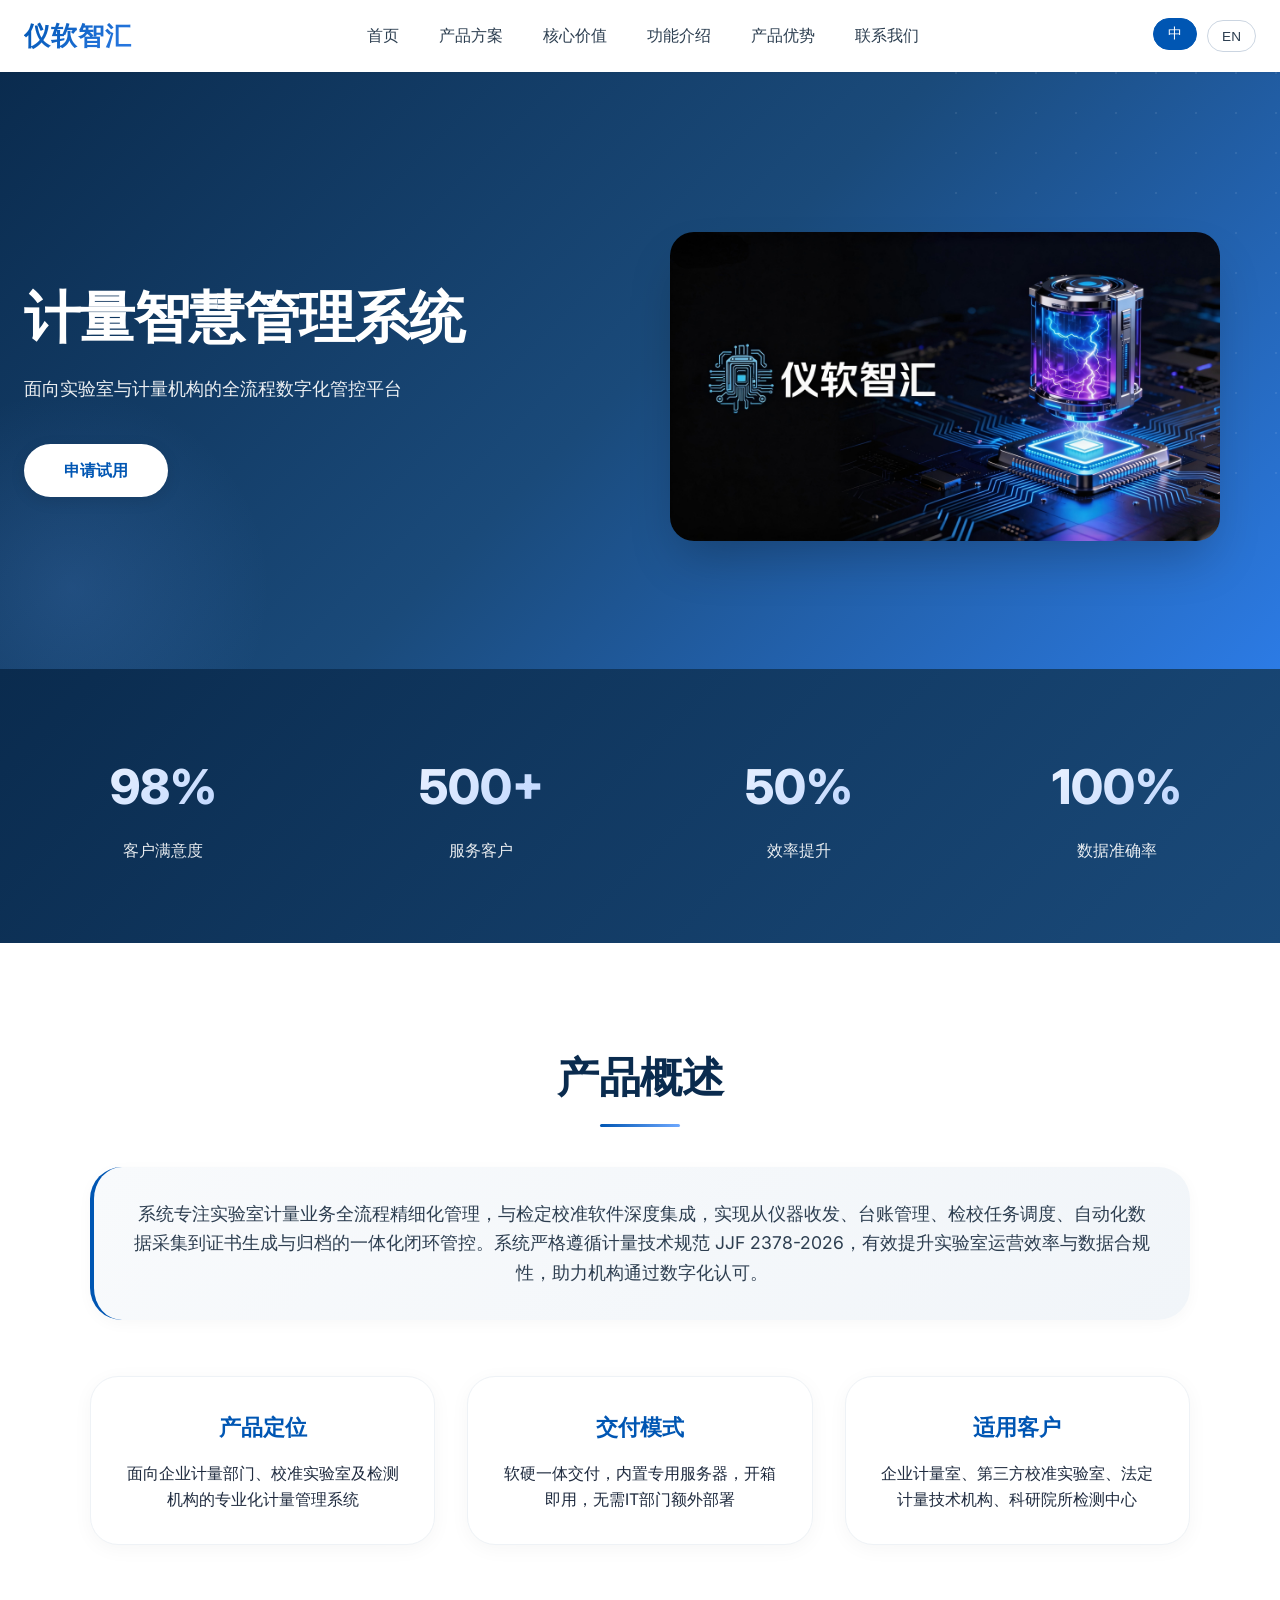
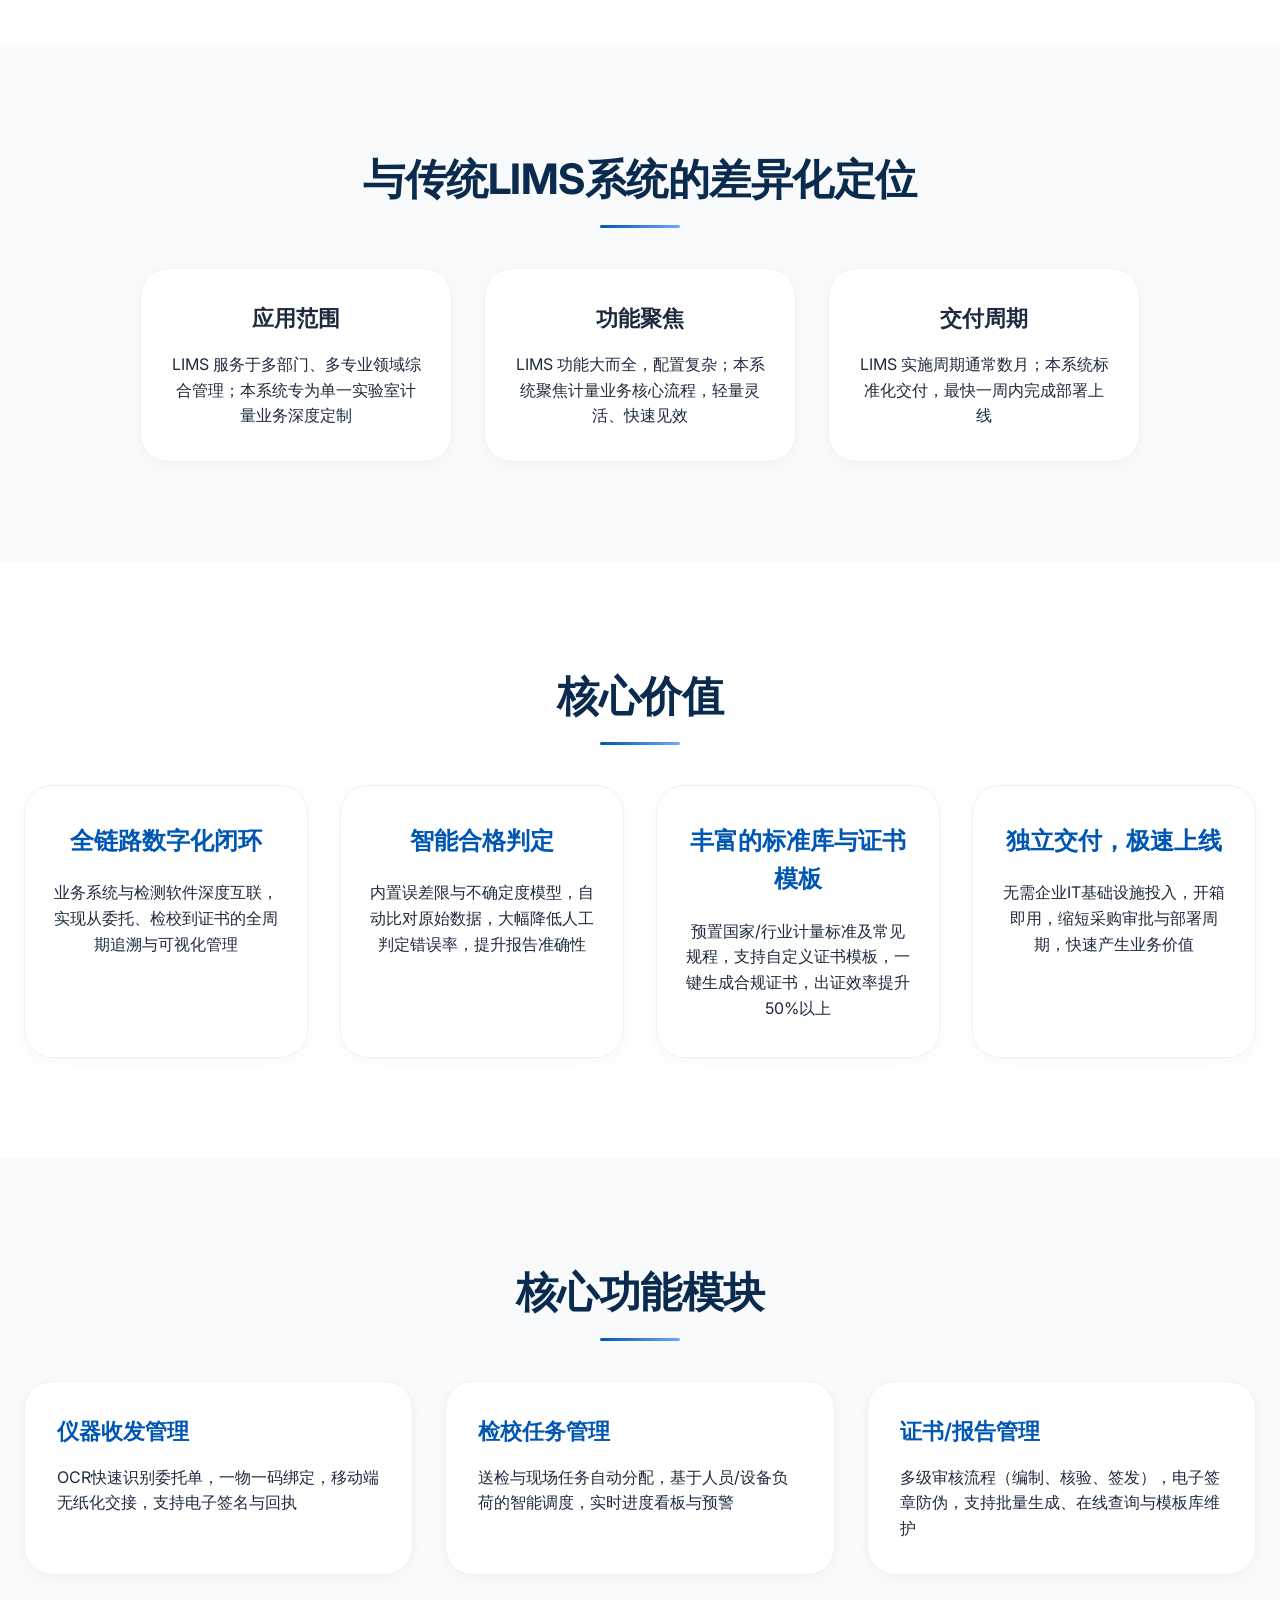
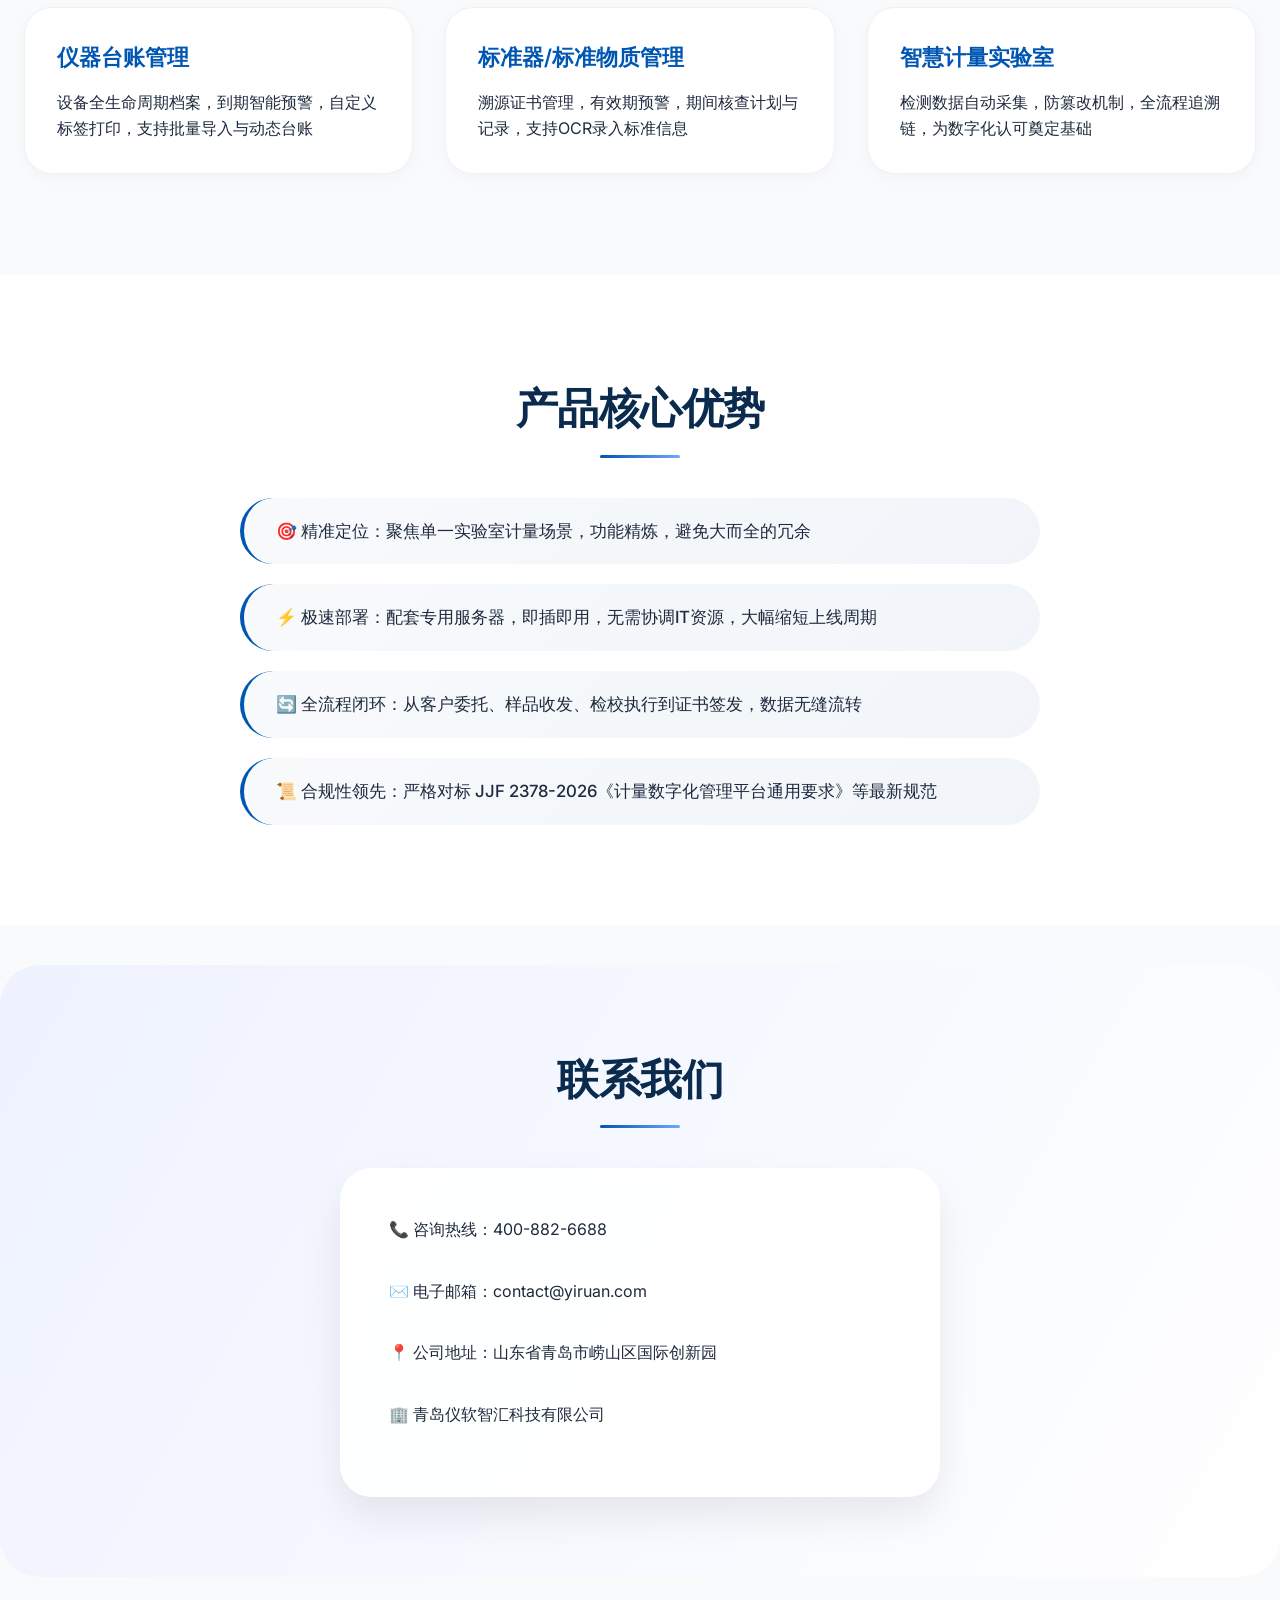
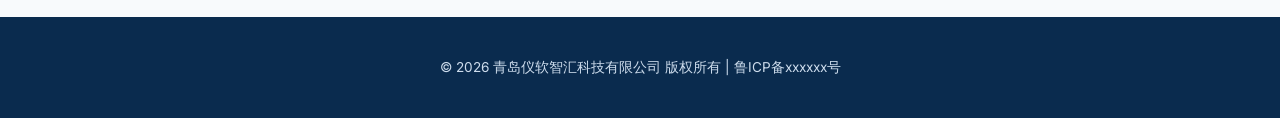
<file: index.html>
<!DOCTYPE html>
<html lang="zh-CN">
<head>
    <meta charset="UTF-8">
    <meta name="viewport" content="width=device-width, initial-scale=1.0, viewport-fit=cover">
    <title>仪软智汇 · 计量智慧管理系统</title>
    <link href="https://fonts.googleapis.com/css2?family=Inter:opsz,wght@14..32,300;14..32,400;14..32,500;14..32,600;14..32,700;14..32,800&display=swap" rel="stylesheet">
    <style>
        * {
            margin: 0;
            padding: 0;
            box-sizing: border-box;
        }

        body {
            font-family: 'Inter', "Microsoft YaHei", -apple-system, BlinkMacSystemFont, 'Segoe UI', sans-serif;
            color: #1e2a3e;
            line-height: 1.6;
            background-color: #f8fafc;
            overflow-x: hidden;
        }

        .container {
            width: 100%;
            max-width: 1280px;
            margin: 0 auto;
            padding: 0 24px;
        }

        .header {
            background: rgba(255, 255, 255, 0.95);
            backdrop-filter: blur(12px);
            box-shadow: 0 1px 3px rgba(0, 0, 0, 0.05);
            position: fixed;
            top: 0;
            width: 100%;
            z-index: 1000;
            transition: all 0.3s ease;
        }

        .header.scrolled {
            background: rgba(255, 255, 255, 0.98);
            box-shadow: 0 4px 20px rgba(0, 0, 0, 0.08);
        }

        .navbar {
            display: flex;
            justify-content: space-between;
            align-items: center;
            height: 72px;
        }

        .logo {
            font-size: 26px;
            font-weight: 800;
            background: linear-gradient(135deg, #0056b3 0%, #2c7be5 100%);
            background-clip: text;
            -webkit-background-clip: text;
            color: transparent;
            letter-spacing: 1px;
            cursor: pointer;
        }

        .nav-menu {
            display: flex;
            list-style: none;
            gap: 40px;
        }

        .nav-menu a {
            text-decoration: none;
            color: #2c3e50;
            font-weight: 500;
            transition: all 0.3s ease;
            font-size: 1rem;
            position: relative;
        }

        .nav-menu a::before {
            content: '';
            position: absolute;
            bottom: -4px;
            left: 0;
            width: 0;
            height: 2px;
            background: linear-gradient(90deg, #0056b3, #6ea8fe);
            transition: width 0.3s ease;
        }

        .nav-menu a:hover {
            color: #0056b3;
        }

        .nav-menu a:hover::before {
            width: 100%;
        }

        .lang-switch {
            display: flex;
            gap: 10px;
        }

        .lang-switch button {
            padding: 6px 14px;
            border: 1px solid #cbd5e1;
            background-color: #fff;
            color: #2c3e50;
            border-radius: 30px;
            cursor: pointer;
            transition: all 0.3s ease;
            font-weight: 500;
            font-size: 0.85rem;
        }

        .lang-switch button.active,
        .lang-switch button:hover {
            background-color: #0056b3;
            border-color: #0056b3;
            color: #fff;
            transform: translateY(-2px);
        }

        .mobile-menu-btn {
            display: none;
            background: none;
            border: none;
            font-size: 28px;
            cursor: pointer;
            padding: 8px;
            color: #0056b3;
            transition: transform 0.3s ease;
        }

        .banner {
            background: linear-gradient(135deg, #0a2b4e 0%, #1a4a7a 50%, #2c7be5 100%);
            color: #fff;
            padding: 160px 0 120px;
            position: relative;
            overflow: hidden;
            margin-top: 72px;
        }

        .banner::before {
            content: '';
            position: absolute;
            top: -30%;
            right: -20%;
            width: 600px;
            height: 600px;
            background: radial-gradient(circle, rgba(255,255,255,0.08) 1px, transparent 1px);
            background-size: 40px 40px;
            animation: moveBg 30s linear infinite;
            pointer-events: none;
        }

        @keyframes moveBg {
            0% { transform: translate(0, 0); }
            100% { transform: translate(80px, 80px); }
        }

        .banner::after {
            content: '';
            position: absolute;
            bottom: -20%;
            left: -10%;
            width: 400px;
            height: 400px;
            background: radial-gradient(circle, rgba(108, 168, 254, 0.15) 0%, transparent 70%);
            border-radius: 50%;
            pointer-events: none;
        }

        .banner .container {
            display: flex;
            align-items: center;
            justify-content: space-between;
            gap: 60px;
            position: relative;
            z-index: 2;
        }

        .banner-content {
            flex: 1;
            animation: fadeInUp 0.8s ease;
        }

        @keyframes fadeInUp {
            from {
                opacity: 0;
                transform: translateY(30px);
            }
            to {
                opacity: 1;
                transform: translateY(0);
            }
        }

        @keyframes fadeInRight {
            from {
                opacity: 0;
                transform: translateX(30px);
            }
            to {
                opacity: 1;
                transform: translateX(0);
            }
        }

        .banner-content h1 {
            font-size: 56px;
            margin-bottom: 24px;
            line-height: 1.2;
            font-weight: 800;
            letter-spacing: -1px;
        }

        .banner-content p {
            font-size: 18px;
            margin-bottom: 40px;
            opacity: 0.92;
            line-height: 1.6;
            max-width: 500px;
        }

        .banner-image {
            flex: 1;
            animation: fadeInRight 0.8s ease;
            position: relative;
        }

        .banner-image img {
            width: 100%;
            max-width: 550px;
            height: auto;
            border-radius: 24px;
            box-shadow: 0 25px 50px -12px rgba(0, 0, 0, 0.25);
            transition: all 0.4s ease;
            object-fit: cover;
        }

        .banner-image img:hover {
            transform: scale(1.02);
            box-shadow: 0 35px 60px -15px rgba(0, 0, 0, 0.3);
        }

        .btn {
            display: inline-block;
            padding: 14px 40px;
            background-color: #fff;
            color: #0056b3;
            border-radius: 50px;
            text-decoration: none;
            font-weight: 600;
            transition: all 0.3s ease;
            border: none;
            cursor: pointer;
            box-shadow: 0 4px 15px rgba(0, 0, 0, 0.1);
        }

        .btn:hover {
            background-color: #f0f7ff;
            transform: translateY(-3px);
            box-shadow: 0 8px 25px rgba(0, 86, 179, 0.25);
        }

        .section {
            padding: 100px 0;
            opacity: 0;
            transform: translateY(40px);
            transition: all 0.8s cubic-bezier(0.2, 0.9, 0.4, 1.1);
        }

        .section.visible {
            opacity: 1;
            transform: translateY(0);
        }

        .section.bg-white {
            background-color: #ffffff;
        }

        .section.bg-light {
            background-color: #f8fafc;
        }

        .title {
            text-align: center;
            font-size: 42px;
            margin-bottom: 56px;
            color: #0a2b4e;
            font-weight: 700;
            position: relative;
            letter-spacing: -0.5px;
        }

        .title::after {
            content: '';
            position: absolute;
            bottom: -16px;
            left: 50%;
            transform: translateX(-50%);
            width: 80px;
            height: 3px;
            background: linear-gradient(90deg, #0056b3, #6ea8fe);
            border-radius: 2px;
        }

        .content-box {
            max-width: 1100px;
            margin: 0 auto;
        }

        .text {
            font-size: 1.1rem;
            line-height: 1.7;
            color: #2d3e50;
            margin-bottom: 56px;
            text-align: center;
            background: linear-gradient(135deg, #f8fafc, #f1f5f9);
            padding: 32px 40px;
            border-radius: 32px;
            border-left: 4px solid #0056b3;
            box-shadow: 0 4px 15px rgba(0, 0, 0, 0.03);
        }

        .features-grid {
            display: grid;
            grid-template-columns: repeat(auto-fit, minmax(300px, 1fr));
            gap: 32px;
            margin-top: 20px;
        }

        .card {
            background: #fff;
            padding: 32px 28px;
            border-radius: 28px;
            box-shadow: 0 4px 20px rgba(0, 0, 0, 0.04);
            transition: all 0.4s cubic-bezier(0.2, 0.9, 0.4, 1.1);
            border: 1px solid #eef2f6;
            text-align: center;
        }

        .card:hover {
            transform: translateY(-8px);
            box-shadow: 0 20px 40px -12px rgba(0, 86, 179, 0.15);
            border-color: #cbdffc;
        }

        .card h3 {
            font-size: 1.4rem;
            margin-bottom: 16px;
            color: #0056b3;
            font-weight: 700;
        }

        .compare-box {
            display: grid;
            grid-template-columns: repeat(auto-fit, minmax(280px, 1fr));
            gap: 32px;
            max-width: 1000px;
            margin: 0 auto;
        }

        .item {
            background: #fff;
            padding: 32px 28px;
            border-radius: 28px;
            text-align: center;
            box-shadow: 0 4px 15px rgba(0, 0, 0, 0.03);
            border: 1px solid #eef2f6;
            transition: all 0.3s ease;
        }

        .item:hover {
            transform: translateY(-5px);
            box-shadow: 0 12px 30px rgba(0, 86, 179, 0.1);
        }

        .item h3 {
            font-size: 1.35rem;
            margin-bottom: 16px;
            color: #1e2a3e;
            font-weight: 600;
        }

        .value-list {
            display: grid;
            grid-template-columns: repeat(auto-fit, minmax(280px, 1fr));
            gap: 32px;
        }

        .value-item {
            background: #fff;
            padding: 36px 28px;
            border-radius: 28px;
            text-align: center;
            transition: all 0.4s cubic-bezier(0.2, 0.9, 0.4, 1.1);
            box-shadow: 0 4px 15px rgba(0, 0, 0, 0.03);
            border: 1px solid #eef2f6;
        }

        .value-item:hover {
            transform: translateY(-8px);
            box-shadow: 0 25px 40px -15px rgba(0, 86, 179, 0.15);
            border-color: #0056b3;
        }

        .value-item h3 {
            font-size: 1.5rem;
            color: #0056b3;
            margin-bottom: 20px;
            font-weight: 700;
        }

        .func-grid {
            display: grid;
            grid-template-columns: repeat(auto-fit, minmax(320px, 1fr));
            gap: 32px;
        }

        .func-card {
            background: #fff;
            padding: 32px;
            border-radius: 28px;
            transition: all 0.4s;
            box-shadow: 0 4px 15px rgba(0, 0, 0, 0.03);
            border: 1px solid #edf2f7;
        }

        .func-card:hover {
            transform: translateY(-5px);
            box-shadow: 0 15px 35px -12px rgba(0, 0, 0, 0.12);
            border-color: #cbdffc;
        }

        .func-card h3 {
            font-size: 1.35rem;
            margin-bottom: 16px;
            color: #0056b3;
            font-weight: 600;
        }

        .adv-list {
            max-width: 800px;
            margin: 0 auto;
            display: flex;
            flex-direction: column;
            gap: 20px;
        }

        .adv-item {
            background: linear-gradient(135deg, #f8fafc, #f1f5f9);
            padding: 20px 32px;
            border-radius: 60px;
            font-size: 1.05rem;
            font-weight: 500;
            color: #1e2a3e;
            border-left: 4px solid #0056b3;
            transition: all 0.3s ease;
            cursor: pointer;
        }

        .adv-item:hover {
            background: #eef2ff;
            transform: translateX(8px);
            border-left-width: 6px;
        }

        .stats {
            background: linear-gradient(135deg, #0a2b4e 0%, #1a4a7a 100%);
            color: #fff;
            padding: 80px 0;
        }

        .stats-grid {
            display: grid;
            grid-template-columns: repeat(auto-fit, minmax(200px, 1fr));
            gap: 40px;
            text-align: center;
        }

        .stat-item {
            animation: fadeInUp 0.8s ease;
        }

        .stat-number {
            font-size: 48px;
            font-weight: 800;
            margin-bottom: 12px;
            background: linear-gradient(135deg, #fff, #a8c8ff);
            -webkit-background-clip: text;
            background-clip: text;
            color: transparent;
        }

        .stat-label {
            font-size: 16px;
            opacity: 0.9;
            font-weight: 500;
        }

        .contact {
            background: linear-gradient(120deg, #eef2ff 0%, #ffffff 100%);
            border-radius: 40px;
            margin: 40px 0;
            padding: 80px 0;
        }

        .contact-info {
            max-width: 600px;
            margin: 0 auto;
            background: rgba(255, 255, 255, 0.9);
            backdrop-filter: blur(10px);
            padding: 40px 48px;
            border-radius: 32px;
            box-shadow: 0 20px 40px rgba(0, 0, 0, 0.08);
            border: 1px solid rgba(255, 255, 255, 0.3);
        }

        .contact-info p {
            margin-bottom: 20px;
            font-size: 1rem;
            display: flex;
            align-items: center;
            gap: 12px;
            padding: 8px 0;
        }

        .footer {
            background-color: #0a2b4e;
            color: #cddcec;
            text-align: center;
            padding: 40px 0;
            margin-top: 40px;
            font-size: 0.85rem;
        }

        @media (max-width: 992px) {
            .banner-content h1 { font-size: 42px; }
            .title { font-size: 34px; }
            .section { padding: 70px 0; }
            .stat-number { font-size: 38px; }
        }

        @media (max-width: 768px) {
            .container { padding: 0 20px; }
            .mobile-menu-btn { display: block; }
            .nav-menu {
                display: none;
                position: absolute;
                top: 72px;
                left: 0;
                width: 100%;
                background: rgba(255, 255, 255, 0.98);
                backdrop-filter: blur(12px);
                flex-direction: column;
                gap: 0;
                box-shadow: 0 20px 30px rgba(0, 0, 0, 0.1);
                z-index: 999;
            }
            .nav-menu.active { display: flex; }
            .nav-menu li { border-bottom: 1px solid #eef2f6; }
            .nav-menu a { display: block; padding: 16px 24px; }
            .nav-menu a::before { display: none; }
            .banner { padding: 120px 0 80px; }
            .banner .container { flex-direction: column; text-align: center; }
            .banner-content { padding-right: 0; margin-bottom: 40px; }
            .banner-content p { margin-left: auto; margin-right: auto; }
            .banner-image { text-align: center; }
            .banner-image img { max-width: 90%; }
            .features-grid, .compare-box, .value-list, .func-grid { grid-template-columns: 1fr; gap: 24px; }
            .title { font-size: 28px; margin-bottom: 40px; }
            .text { padding: 24px; font-size: 1rem; }
            .adv-item { border-radius: 20px; padding: 14px 20px; }
            .contact-info { padding: 28px 24px; margin: 0 16px; }
            .stats-grid { grid-template-columns: repeat(2, 1fr); gap: 30px; }
        }

        @media (max-width: 480px) {
            .banner-content h1 { font-size: 32px; }
            .btn { padding: 12px 32px; }
            .section { padding: 50px 0; }
            .stats-grid { grid-template-columns: 1fr; }
            .banner-image img { max-width: 100%; }
        }
    </style>
</head>
<body>

<header class="header" id="header">
    <div class="container">
        <div class="navbar">
            <div class="logo" data-zh="仪软智汇" data-en="Yiruan Intelligence">仪软智汇</div>
            <button class="mobile-menu-btn" aria-label="菜单">☰</button>
            <ul class="nav-menu">
                <li><a href="#home" data-zh="首页" data-en="Home">首页</a></li>
                <li><a href="#product" data-zh="产品方案" data-en="Products">产品方案</a></li>
                <li><a href="#value" data-zh="核心价值" data-en="Value">核心价值</a></li>
                <li><a href="#function" data-zh="功能介绍" data-en="Functions">功能介绍</a></li>
                <li><a href="#advantage" data-zh="产品优势" data-en="Advantages">产品优势</a></li>
                <li><a href="#contact" data-zh="联系我们" data-en="Contact">联系我们</a></li>
            </ul>
            <div class="lang-switch">
                <button data-lang="zh">中</button>
                <button data-lang="en">EN</button>
            </div>
        </div>
    </div>
</header>

<!-- 横幅 - 使用你上传的 banner-image.jpg -->
<section class="banner" id="home">
    <div class="container">
        <div class="banner-content">
            <h1 data-zh="计量智慧管理系统" data-en="Intelligent Measurement Management System">计量智慧管理系统</h1>
            <p data-zh="面向实验室与计量机构的全流程数字化管控平台" data-en="Full-process digital management platform for laboratories and metrology institutions">面向实验室与计量机构的全流程数字化管控平台</p>
            <a href="#contact" class="btn" data-zh="申请试用" data-en="Request Demo">申请试用</a>
        </div>
        <div class="banner-image">
            <img src="images/banner-image.jpg" 
                 alt="计量智慧管理系统界面" 
                 style="width:100%; max-width:550px; height:auto; border-radius:24px; box-shadow:0 25px 50px -12px rgba(0,0,0,0.25); transition:all 0.4s ease;"
                 onmouseover="this.style.transform='scale(1.02)'"
                 onmouseout="this.style.transform='scale(1)'"
                 onerror="this.onerror=null; this.src='https://placehold.co/600x400/0056b3/white?text=计量系统界面'">
        </div>
    </div>
</section>

<section class="stats">
    <div class="container">
        <div class="stats-grid">
            <div class="stat-item">
                <div class="stat-number" data-target="98">0</div>
                <div class="stat-label" data-zh="客户满意度" data-en="Customer Satisfaction">客户满意度</div>
            </div>
            <div class="stat-item">
                <div class="stat-number" data-target="500">0</div>
                <div class="stat-label" data-zh="服务客户" data-en="Clients Served">服务客户</div>
            </div>
            <div class="stat-item">
                <div class="stat-number" data-target="50">0</div>
                <div class="stat-label" data-zh="效率提升" data-en="Efficiency Increase">效率提升</div>
            </div>
            <div class="stat-item">
                <div class="stat-number" data-target="100">0</div>
                <div class="stat-label" data-zh="数据准确率" data-en="Data Accuracy">数据准确率</div>
            </div>
        </div>
    </div>
</section>

<section id="product" class="section bg-white">
    <div class="container">
        <h2 class="title" data-zh="产品概述" data-en="Product Overview">产品概述</h2>
        <div class="content-box">
            <div class="text" data-zh="系统专注实验室计量业务全流程精细化管理，与检定校准软件深度集成，实现从仪器收发、台账管理、检校任务调度、自动化数据采集到证书生成与归档的一体化闭环管控。系统严格遵循计量技术规范 JJF 2378-2026，有效提升实验室运营效率与数据合规性，助力机构通过数字化认可。" data-en="The system focuses on refined management of the entire measurement business process in laboratories. It deeply integrates with calibration software to achieve a closed-loop control covering instrument receiving, ledger management, task scheduling, automated data acquisition, certificate generation, and archiving. Strictly following metrology technical specification JJF 2378-2026, it significantly improves laboratory operational efficiency and data compliance, helping organizations achieve digital accreditation.">
                系统专注实验室计量业务全流程精细化管理，与检定校准软件深度集成，实现从仪器收发、台账管理、检校任务调度、自动化数据采集到证书生成与归档的一体化闭环管控。系统严格遵循计量技术规范 JJF 2378-2026，有效提升实验室运营效率与数据合规性，助力机构通过数字化认可。
            </div>
            <div class="features-grid">
                <div class="card">
                    <h3 data-zh="产品定位" data-en="Positioning">产品定位</h3>
                    <p data-zh="面向企业计量部门、校准实验室及检测机构的专业化计量管理系统" data-en="Specialized measurement management system for enterprise metrology departments, calibration labs, and testing institutions">面向企业计量部门、校准实验室及检测机构的专业化计量管理系统</p>
                </div>
                <div class="card">
                    <h3 data-zh="交付模式" data-en="Delivery">交付模式</h3>
                    <p data-zh="软硬一体交付，内置专用服务器，开箱即用，无需IT部门额外部署" data-en="Integrated hardware & software delivery with built-in dedicated server, ready to use without extra IT deployment">软硬一体交付，内置专用服务器，开箱即用，无需IT部门额外部署</p>
                </div>
                <div class="card">
                    <h3 data-zh="适用客户" data-en="Target Customers">适用客户</h3>
                    <p data-zh="企业计量室、第三方校准实验室、法定计量技术机构、科研院所检测中心" data-en="Enterprise metrology rooms, third-party calibration labs, legal metrology institutions, R&D testing centers">企业计量室、第三方校准实验室、法定计量技术机构、科研院所检测中心</p>
                </div>
            </div>
        </div>
    </div>
</section>

<section class="section bg-light">
    <div class="container">
        <h2 class="title" data-zh="与传统LIMS系统的差异化定位" data-en="Differentiation from Traditional LIMS">与传统LIMS系统的差异化定位</h2>
        <div class="compare-box">
            <div class="item">
                <h3 data-zh="应用范围" data-en="Application Scope">应用范围</h3>
                <p data-zh="LIMS 服务于多部门、多专业领域综合管理；本系统专为单一实验室计量业务深度定制" data-en="LIMS serves multi-department and multi-disciplinary management; this system is deeply customized for single-laboratory measurement business">LIMS 服务于多部门、多专业领域综合管理；本系统专为单一实验室计量业务深度定制</p>
            </div>
            <div class="item">
                <h3 data-zh="功能聚焦" data-en="Functional Focus">功能聚焦</h3>
                <p data-zh="LIMS 功能大而全，配置复杂；本系统聚焦计量业务核心流程，轻量灵活、快速见效" data-en="LIMS is feature-rich but complex; this system focuses on core measurement workflows, lightweight and agile">LIMS 功能大而全，配置复杂；本系统聚焦计量业务核心流程，轻量灵活、快速见效</p>
            </div>
            <div class="item">
                <h3 data-zh="交付周期" data-en="Delivery Cycle">交付周期</h3>
                <p data-zh="LIMS 实施周期通常数月；本系统标准化交付，最快一周内完成部署上线" data-en="LIMS implementation typically takes months; this system standard delivery can go live within a week">LIMS 实施周期通常数月；本系统标准化交付，最快一周内完成部署上线</p>
            </div>
        </div>
    </div>
</section>

<section id="value" class="section bg-white">
    <div class="container">
        <h2 class="title" data-zh="核心价值" data-en="Core Value">核心价值</h2>
        <div class="value-list">
            <div class="value-item">
                <h3 data-zh="全链路数字化闭环" data-en="Full-Chain Digital Closed Loop">全链路数字化闭环</h3>
                <p data-zh="业务系统与检测软件深度互联，实现从委托、检校到证书的全周期追溯与可视化管理" data-en="Deep integration between business system and testing software enables full-cycle traceability and visualized management from commissioning to certification">业务系统与检测软件深度互联，实现从委托、检校到证书的全周期追溯与可视化管理</p>
            </div>
            <div class="value-item">
                <h3 data-zh="智能合格判定" data-en="Intelligent Conformity Assessment">智能合格判定</h3>
                <p data-zh="内置误差限与不确定度模型，自动比对原始数据，大幅降低人工判定错误率，提升报告准确性" data-en="Built-in tolerance limits and uncertainty models automatically compare raw data, significantly reducing human errors and improving report accuracy">内置误差限与不确定度模型，自动比对原始数据，大幅降低人工判定错误率，提升报告准确性</p>
            </div>
            <div class="value-item">
                <h3 data-zh="丰富的标准库与证书模板" data-en="Extensive Standard Library & Certificate Templates">丰富的标准库与证书模板</h3>
                <p data-zh="预置国家/行业计量标准及常见规程，支持自定义证书模板，一键生成合规证书，出证效率提升50%以上" data-en="Pre-loaded national/industry standards and common procedures, supports custom certificate templates, one-click compliance certification, improving efficiency by over 50%">预置国家/行业计量标准及常见规程，支持自定义证书模板，一键生成合规证书，出证效率提升50%以上</p>
            </div>
            <div class="value-item">
                <h3 data-zh="独立交付，极速上线" data-en="Standalone Delivery, Rapid Go-Live">独立交付，极速上线</h3>
                <p data-zh="无需企业IT基础设施投入，开箱即用，缩短采购审批与部署周期，快速产生业务价值" data-en="No enterprise IT infrastructure investment required, ready to use, shortening procurement approval and deployment cycles for rapid business value">无需企业IT基础设施投入，开箱即用，缩短采购审批与部署周期，快速产生业务价值</p>
            </div>
        </div>
    </div>
</section>

<section id="function" class="section bg-light">
    <div class="container">
        <h2 class="title" data-zh="核心功能模块" data-en="Core Functional Modules">核心功能模块</h2>
        <div class="func-grid">
            <div class="func-card">
                <h3 data-zh="仪器收发管理" data-en="Instrument Receiving & Dispatch">仪器收发管理</h3>
                <p data-zh="OCR快速识别委托单，一物一码绑定，移动端无纸化交接，支持电子签名与回执" data-en="OCR rapid identification of requests, one-object-one-code binding, paperless mobile handover with e-signature and receipt">OCR快速识别委托单，一物一码绑定，移动端无纸化交接，支持电子签名与回执</p>
            </div>
            <div class="func-card">
                <h3 data-zh="检校任务管理" data-en="Calibration Task Management">检校任务管理</h3>
                <p data-zh="送检与现场任务自动分配，基于人员/设备负荷的智能调度，实时进度看板与预警" data-en="Automatic assignment of on-site and in-lab tasks, intelligent scheduling based on workload, real-time progress dashboard and alerts">送检与现场任务自动分配，基于人员/设备负荷的智能调度，实时进度看板与预警</p>
            </div>
            <div class="func-card">
                <h3 data-zh="证书/报告管理" data-en="Certificate & Report Management">证书/报告管理</h3>
                <p data-zh="多级审核流程（编制、核验、签发），电子签章防伪，支持批量生成、在线查询与模板库维护" data-en="Multi-level approval workflow, digital signature anti-counterfeiting, batch generation, online query, and template library maintenance">多级审核流程（编制、核验、签发），电子签章防伪，支持批量生成、在线查询与模板库维护</p>
            </div>
            <div class="func-card">
                <h3 data-zh="仪器台账管理" data-en="Instrument Ledger Management">仪器台账管理</h3>
                <p data-zh="设备全生命周期档案，到期智能预警，自定义标签打印，支持批量导入与动态台账" data-en="Full lifecycle equipment records, intelligent expiration alerts, custom label printing, batch import, and dynamic ledger">设备全生命周期档案，到期智能预警，自定义标签打印，支持批量导入与动态台账</p>
            </div>
            <div class="func-card">
                <h3 data-zh="标准器/标准物质管理" data-en="Reference Standard & CRM Management">标准器/标准物质管理</h3>
                <p data-zh="溯源证书管理，有效期预警，期间核查计划与记录，支持OCR录入标准信息" data-en="Traceability certificate management, validity alerts, intermediate check plans and records, OCR for standard information entry">溯源证书管理，有效期预警，期间核查计划与记录，支持OCR录入标准信息</p>
            </div>
            <div class="func-card">
                <h3 data-zh="智慧计量实验室" data-en="Smart Metrology Lab">智慧计量实验室</h3>
                <p data-zh="检测数据自动采集，防篡改机制，全流程追溯链，为数字化认可奠定基础" data-en="Automatic data acquisition, tamper-proof mechanism, full-process traceability chain, laying foundation for digital accreditation">检测数据自动采集，防篡改机制，全流程追溯链，为数字化认可奠定基础</p>
            </div>
        </div>
    </div>
</section>

<section id="advantage" class="section bg-white">
    <div class="container">
        <h2 class="title" data-zh="产品核心优势" data-en="Key Advantages">产品核心优势</h2>
        <div class="adv-list">
            <div class="adv-item" data-zh="🎯 精准定位：聚焦单一实验室计量场景，功能精炼，避免大而全的冗余" data-en="🎯 Precise positioning: focused on single-lab metrology scenarios, refined functions avoiding redundancy">🎯 精准定位：聚焦单一实验室计量场景，功能精炼，避免大而全的冗余</div>
            <div class="adv-item" data-zh="⚡ 极速部署：配套专用服务器，即插即用，无需协调IT资源，大幅缩短上线周期" data-en="⚡ Rapid deployment: dedicated server included, plug-and-play, no IT resource coordination, significantly shortening launch cycles">⚡ 极速部署：配套专用服务器，即插即用，无需协调IT资源，大幅缩短上线周期</div>
            <div class="adv-item" data-zh="🔄 全流程闭环：从客户委托、样品收发、检校执行到证书签发，数据无缝流转" data-en="🔄 Full-process closed-loop: seamless data flow from client commission, sample handling, calibration execution to certificate issuance">🔄 全流程闭环：从客户委托、样品收发、检校执行到证书签发，数据无缝流转</div>
            <div class="adv-item" data-zh="📜 合规性领先：严格对标 JJF 2378-2026《计量数字化管理平台通用要求》等最新规范" data-en="📜 Compliance leadership: strictly aligned with JJF 2378-2026 'General Requirements for Digital Metrology Management Platforms' and other latest standards">📜 合规性领先：严格对标 JJF 2378-2026《计量数字化管理平台通用要求》等最新规范</div>
        </div>
    </div>
</section>

<section id="contact" class="section contact">
    <div class="container">
        <h2 class="title" data-zh="联系我们" data-en="Contact Us">联系我们</h2>
        <div class="contact-info">
            <p data-zh="📞 咨询热线：400-882-6688" data-en="📞 Hotline: 400-882-6688">📞 咨询热线：400-882-6688</p>
            <p data-zh="✉️ 电子邮箱：contact@yiruan.com" data-en="✉️ Email: contact@yiruan.com">✉️ 电子邮箱：contact@yiruan.com</p>
            <p data-zh="📍 公司地址：山东省青岛市崂山区国际创新园" data-en="📍 Address: International Innovation Park, Laoshan District, Qingdao">📍 公司地址：山东省青岛市崂山区国际创新园</p>
            <p data-zh="🏢 青岛仪软智汇科技有限公司" data-en="🏢 Qingdao Yiruan Intelligence Technology Co., Ltd.">🏢 青岛仪软智汇科技有限公司</p>
        </div>
    </div>
</section>

<footer class="footer">
    <div class="container">
        <p data-zh="© 2026 青岛仪软智汇科技有限公司 版权所有 | 鲁ICP备xxxxxx号" data-en="© 2026 Qingdao Yiruan Intelligence Technology Co., Ltd. All Rights Reserved">© 2026 青岛仪软智汇科技有限公司 版权所有 | 鲁ICP备xxxxxx号</p>
    </div>
</footer>

<script>
    document.addEventListener('DOMContentLoaded', function() {
        const header = document.querySelector('.header');
        window.addEventListener('scroll', () => {
            if (window.scrollY > 50) {
                header.classList.add('scrolled');
            } else {
                header.classList.remove('scrolled');
            }
        });

        function animateNumbers() {
            const statNumbers = document.querySelectorAll('.stat-number');
            statNumbers.forEach(el => {
                const target = parseInt(el.dataset.target);
                if (!target || el.classList.contains('animated')) return;
                let current = 0;
                const increment = target / 60;
                const timer = setInterval(() => {
                    current += increment;
                    if (current >= target) {
                        el.textContent = target + (el.dataset.target === '100' ? '%' : (el.dataset.target === '500' ? '+' : '%'));
                        clearInterval(timer);
                    } else {
                        el.textContent = Math.floor(current) + (el.dataset.target === '100' ? '%' : (el.dataset.target === '500' ? '+' : '%'));
                    }
                }, 20);
                el.classList.add('animated');
            });
        }

        const observerOptions = { threshold: 0.2, rootMargin: '0px 0px -50px 0px' };
        const sectionObserver = new IntersectionObserver((entries) => {
            entries.forEach(entry => {
                if (entry.isIntersecting) {
                    entry.target.classList.add('visible');
                    if (entry.target.classList.contains('stats')) {
                        animateNumbers();
                    }
                }
            });
        }, observerOptions);

        document.querySelectorAll('.section, .stats').forEach(el => {
            sectionObserver.observe(el);
        });

        setTimeout(() => {
            document.querySelectorAll('.section, .stats').forEach(el => {
                const rect = el.getBoundingClientRect();
                if (rect.top < window.innerHeight - 100) {
                    el.classList.add('visible');
                    if (el.classList.contains('stats')) {
                        animateNumbers();
                    }
                }
            });
        }, 100);

        const langBtns = document.querySelectorAll('.lang-switch button');
        const translatableElements = document.querySelectorAll('[data-zh][data-en]');
        const savedLang = localStorage.getItem('preferred-language') || 'zh';
        
        if (translatableElements.length > 0) {
            translatableElements.forEach(el => {
                const zhText = el.getAttribute('data-zh');
                if (zhText && zhText.trim() !== '') {
                    el.textContent = zhText;
                }
            });
            if (savedLang === 'en') {
                switchLanguage('en');
                setActiveLanguageButton('en');
            } else {
                setActiveLanguageButton('zh');
                localStorage.setItem('preferred-language', 'zh');
            }
        }
        
        langBtns.forEach(btn => {
            btn.addEventListener('click', function(e) {
                const lang = this.dataset.lang;
                if (!lang) return;
                switchLanguage(lang);
                setActiveLanguageButton(lang);
                localStorage.setItem('preferred-language', lang);
            });
        });
        
        function switchLanguage(lang) {
            if (!translatableElements.length) return;
            translatableElements.forEach(el => {
                const translatedText = el.getAttribute(`data-${lang}`);
                if (translatedText && translatedText.trim() !== '') {
                    el.textContent = translatedText;
                }
            });
            document.documentElement.setAttribute('lang', lang === 'zh' ? 'zh-CN' : 'en-US');
        }
        
        function setActiveLanguageButton(lang) {
            langBtns.forEach(btn => {
                const btnLang = btn.dataset.lang;
                if (btnLang === lang) {
                    btn.classList.add('active');
                    btn.setAttribute('aria-pressed', 'true');
                } else {
                    btn.classList.remove('active');
                    btn.setAttribute('aria-pressed', 'false');
                }
            });
        }

        const mobileMenuBtn = document.querySelector('.mobile-menu-btn');
        const navMenu = document.querySelector('.nav-menu');
        
        if (mobileMenuBtn && navMenu) {
            function toggleMenu() {
                const isActive = navMenu.classList.contains('active');
                if (!isActive) {
                    navMenu.classList.add('active');
                    mobileMenuBtn.style.transform = 'rotate(90deg)';
                    document.body.style.overflow = 'hidden';
                } else {
                    navMenu.classList.remove('active');
                    mobileMenuBtn.style.transform = '';
                    document.body.style.overflow = '';
                }
            }
            mobileMenuBtn.addEventListener('click', toggleMenu);
            const menuLinks = navMenu.querySelectorAll('a');
            menuLinks.forEach(link => {
                link.addEventListener('click', function() {
                    if (navMenu.classList.contains('active')) {
                        toggleMenu();
                    }
                });
            });
            window.addEventListener('resize', function() {
                if (window.innerWidth > 768 && navMenu.classList.contains('active')) {
                    toggleMenu();
                }
            });
        }

        const allLinks = document.querySelectorAll('a[href^="#"]:not([href="#"])');
        allLinks.forEach(link => {
            link.addEventListener('click', function(e) {
                const targetId = this.getAttribute('href');
                if (targetId === '#') return;
                const targetElement = document.querySelector(targetId);
                if (targetElement) {
                    e.preventDefault();
                    const headerHeight = header ? header.offsetHeight : 72;
                    const elementPosition = targetElement.getBoundingClientRect().top;
                    const offsetPosition = elementPosition + window.pageYOffset - headerHeight;
                    window.scrollTo({ top: offsetPosition, behavior: 'smooth' });
                    history.pushState(null, null, targetId);
                }
            });
        });
        
        console.log('✨ 计量智慧管理系统已启动 | Intelligent Measurement System Ready');
    });
</script>
</body>
</html>
</file>
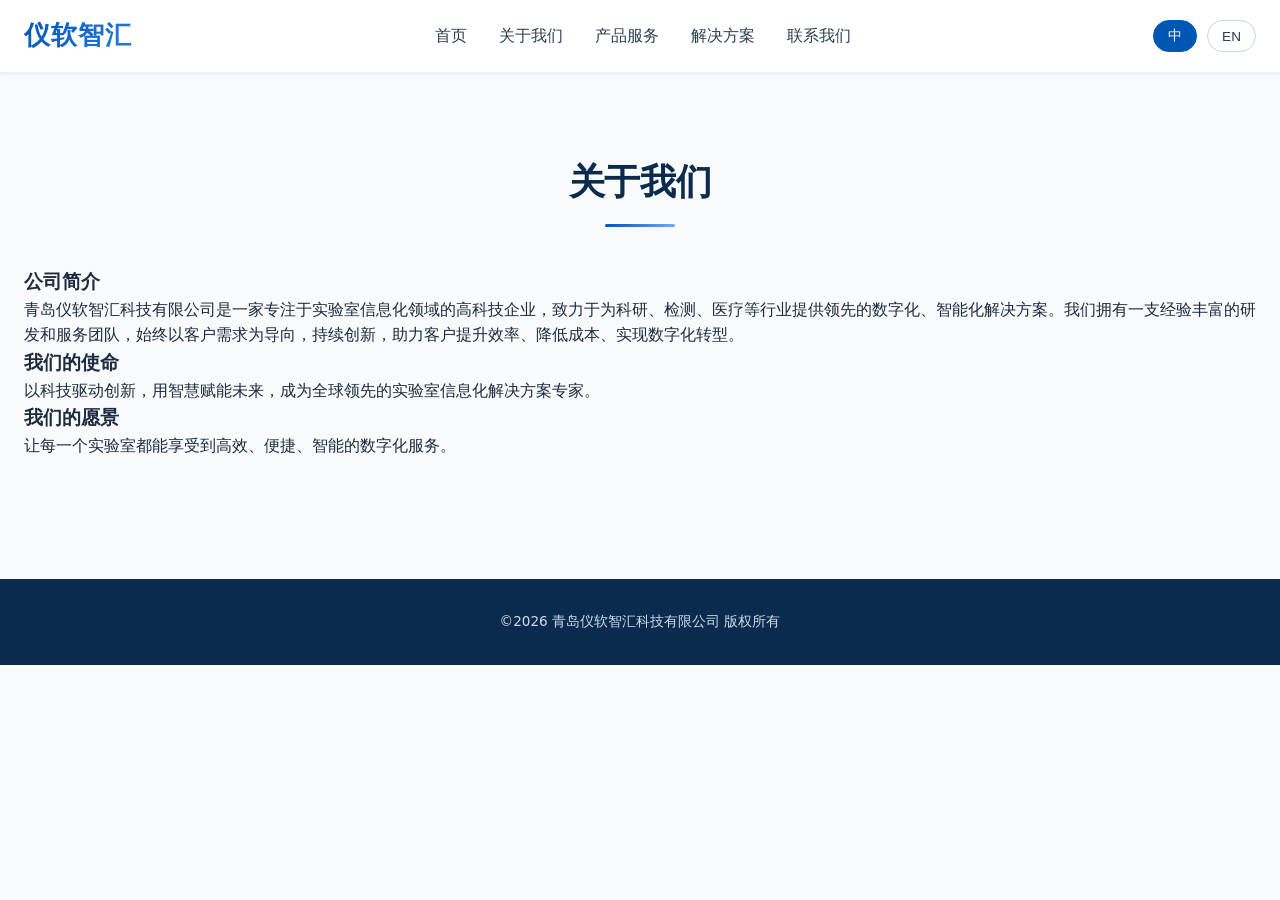
<file: about.html>
<!DOCTYPE html>
<html lang="zh-CN">
<head>
    <meta charset="UTF-8">
    <meta name="viewport" content="width=device-width, initial-scale=1.0">
    <title>关于我们 - 青岛仪软智汇</title>
    <link rel="stylesheet" href="css/style.css">
</head>
<body>

<!-- 导航 -->
<header class="header">
    <div class="container">
        <div class="navbar">
            <div class="logo" data-zh="仪软智汇" data-en="Yiruan Intelligence">仪软智汇</div>
            <ul class="nav-menu">
                <li><a href="index.html" data-zh="首页" data-en="Home">首页</a></li>
                <li><a href="about.html" data-zh="关于我们" data-en="About">关于我们</a></li>
                <li><a href="products.html" data-zh="产品服务" data-en="Products">产品服务</a></li>
                <li><a href="solutions.html" data-zh="解决方案" data-en="Solutions">解决方案</a></li>
                <li><a href="contact.html" data-zh="联系我们" data-en="Contact">联系我们</a></li>
            </ul>
            <div class="lang-switch">
                <button data-lang="zh">中</button>
                <button data-lang="en">EN</button>
            </div>
        </div>
    </div>
</header>

<!-- 页面内容 -->
<section class="section about">
    <div class="container">
        <h2 class="title" data-zh="关于我们" data-en="About Us">关于我们</h2>
        <div class="about-content">
            <div class="text-block">
                <h3 data-zh="公司简介" data-en="Company Profile">公司简介</h3>
                <p data-zh="青岛仪软智汇科技有限公司是一家专注于实验室信息化领域的高科技企业，致力于为科研、检测、医疗等行业提供领先的数字化、智能化解决方案。我们拥有一支经验丰富的研发和服务团队，始终以客户需求为导向，持续创新，助力客户提升效率、降低成本、实现数字化转型。" 
                   data-en="Qingdao Yiruan Intelligence Technology Co., Ltd. is a high-tech enterprise focusing on laboratory informatization, dedicated to providing leading digital and intelligent solutions for research, testing, and healthcare industries. With an experienced R&D and service team, we are customer-oriented, continuously innovating to help clients improve efficiency, reduce costs, and achieve digital transformation.">
                </p>
            </div>
            <div class="text-block">
                <h3 data-zh="我们的使命" data-en="Our Mission">我们的使命</h3>
                <p data-zh="以科技驱动创新，用智慧赋能未来，成为全球领先的实验室信息化解决方案专家。" 
                   data-en="Drive innovation with technology, empower the future with intelligence, and become a world-leading expert in laboratory informatization solutions.">
                </p>
            </div>
            <div class="text-block">
                <h3 data-zh="我们的愿景" data-en="Our Vision">我们的愿景</h3>
                <p data-zh="让每一个实验室都能享受到高效、便捷、智能的数字化服务。" 
                   data-en="Enable every laboratory to enjoy efficient, convenient, and intelligent digital services.">
                </p>
            </div>
        </div>
    </div>
</section>

<!-- 页脚 -->
<footer class="footer">
    <div class="container">
        <p data-zh="©2026 青岛仪软智汇科技有限公司 版权所有" data-en="©2026 Qingdao Yiruan Intelligence Technology Co., Ltd. All Rights Reserved">©2026 青岛仪软智汇科技有限公司 版权所有</p>
    </div>
</footer>

<script src="js/main.js"></script>
</body>
</html>
</file>
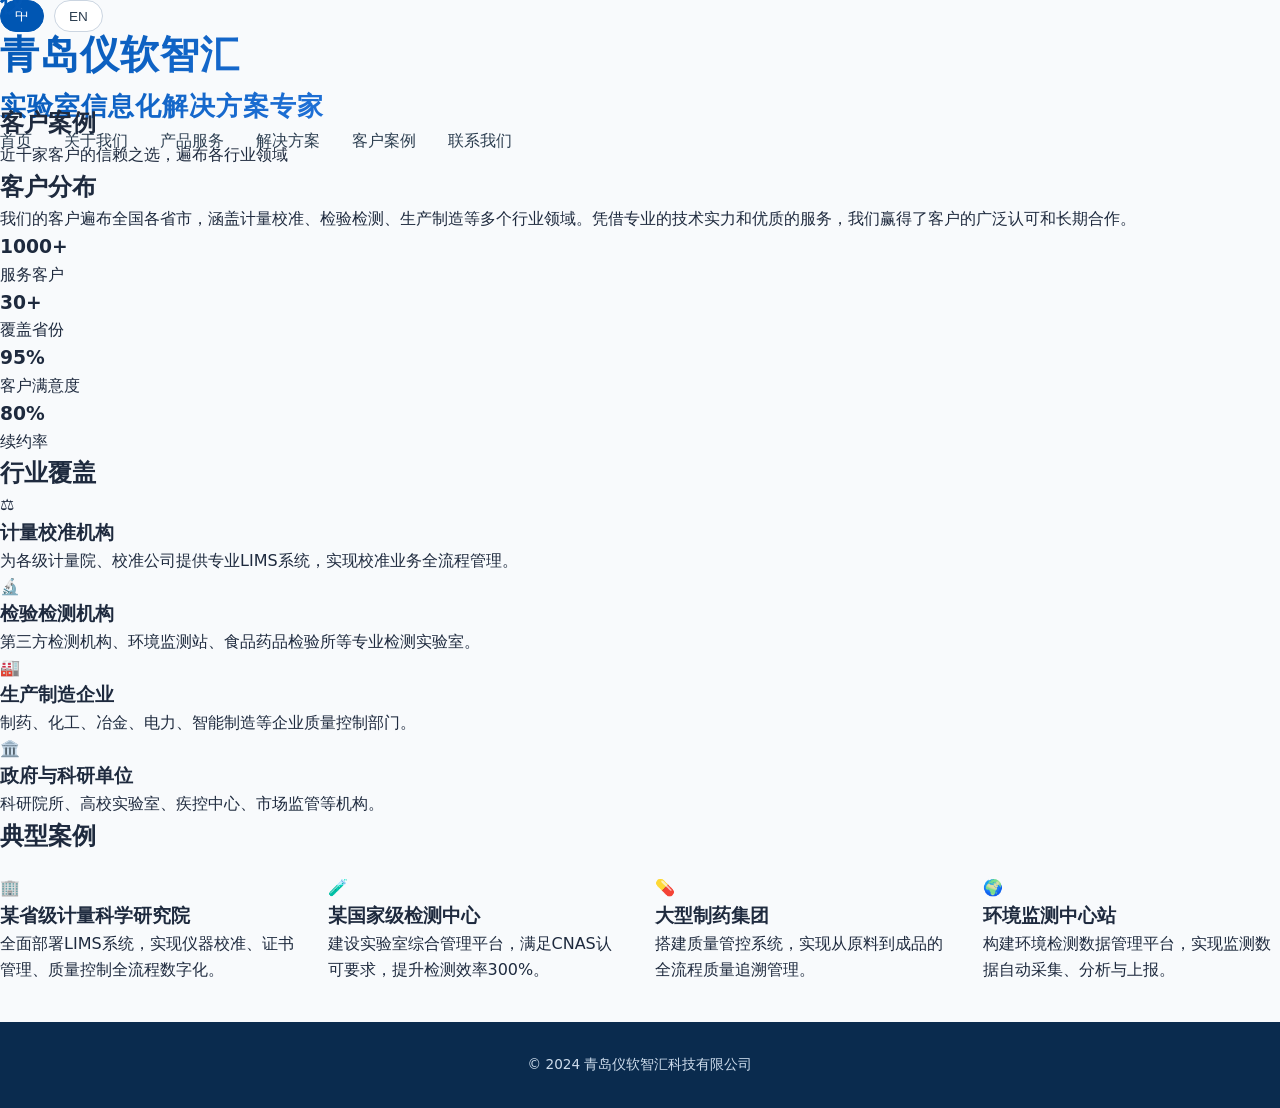
<file: clients.html>
<!DOCTYPE html>
<html lang="zh-CN">
<head>
    <meta charset="UTF-8">
    <meta name="viewport" content="width=device-width, initial-scale=1.0">
    <title>客户案例 - 青岛仪软智汇科技有限公司</title>
    <link rel="stylesheet" href="css/style.css">
</head>
<body>
    <div class="lang-switch"><button class="active" data-lang="zh">中</button><button data-lang="en">EN</button></div>
    <nav class="navbar"><div class="nav-container"><div class="logo"><div class="logo-icon">仪</div><div class="logo-text"><h1>青岛仪软智汇</h1><span>实验室信息化解决方案专家</span></div></div><ul class="nav-menu"><li><a href="index.html">首页</a></li><li><a href="about.html">关于我们</a></li><li><a href="products.html">产品服务</a></li><li><a href="solutions.html">解决方案</a></li><li><a href="clients.html" class="active">客户案例</a></li><li><a href="contact.html">联系我们</a></li></ul><div class="mobile-menu-btn"><span></span><span></span><span></span></div></div></nav>
    <main><section class="page-header"><h1>客户案例</h1><p>近千家客户的信赖之选，遍布各行业领域</p></section>
    <div class="page-content">
        <div class="content-section"><h2>客户分布</h2><p>我们的客户遍布全国各省市，涵盖计量校准、检验检测、生产制造等多个行业领域。凭借专业的技术实力和优质的服务，我们赢得了客户的广泛认可和长期合作。</p><div class="stats"><div class="stats-grid"><div class="stat-item"><h3>1000+</h3><p>服务客户</p></div><div class="stat-item"><h3>30+</h3><p>覆盖省份</p></div><div class="stat-item"><h3>95%</h3><p>客户满意度</p></div><div class="stat-item"><h3>80%</h3><p>续约率</p></div></div></div></div>
        <div class="content-section"><h2>行业覆盖</h2><div class="products-grid"><div class="product-card"><div class="product-image">⚖️</div><div class="product-content"><h3>计量校准机构</h3><p>为各级计量院、校准公司提供专业LIMS系统，实现校准业务全流程管理。</p></div></div><div class="product-card"><div class="product-image">🔬</div><div class="product-content"><h3>检验检测机构</h3><p>第三方检测机构、环境监测站、食品药品检验所等专业检测实验室。</p></div></div><div class="product-card"><div class="product-image">🏭</div><div class="product-content"><h3>生产制造企业</h3><p>制药、化工、冶金、电力、智能制造等企业质量控制部门。</p></div></div><div class="product-card"><div class="product-image">🏛️</div><div class="product-content"><h3>政府与科研单位</h3><p>科研院所、高校实验室、疾控中心、市场监管等机构。</p></div></div></div></div>
        <div class="content-section"><h2>典型案例</h2><div class="features-grid"><div class="feature-card"><div class="feature-icon">🏢</div><h3>某省级计量科学研究院</h3><p>全面部署LIMS系统，实现仪器校准、证书管理、质量控制全流程数字化。</p></div><div class="feature-card"><div class="feature-icon">🧪</div><h3>某国家级检测中心</h3><p>建设实验室综合管理平台，满足CNAS认可要求，提升检测效率300%。</p></div><div class="feature-card"><div class="feature-icon">💊</div><h3>大型制药集团</h3><p>搭建质量管控系统，实现从原料到成品的全流程质量追溯管理。</p></div><div class="feature-card"><div class="feature-icon">🌍</div><h3>环境监测中心站</h3><p>构建环境检测数据管理平台，实现监测数据自动采集、分析与上报。</p></div></div></div>
    </div></main>
    <footer class="footer"><div class="footer-bottom"><p>&copy; 2024 青岛仪软智汇科技有限公司</p></div></footer>
    <script src="js/main.js"></script>
</body>
</html>
</file>
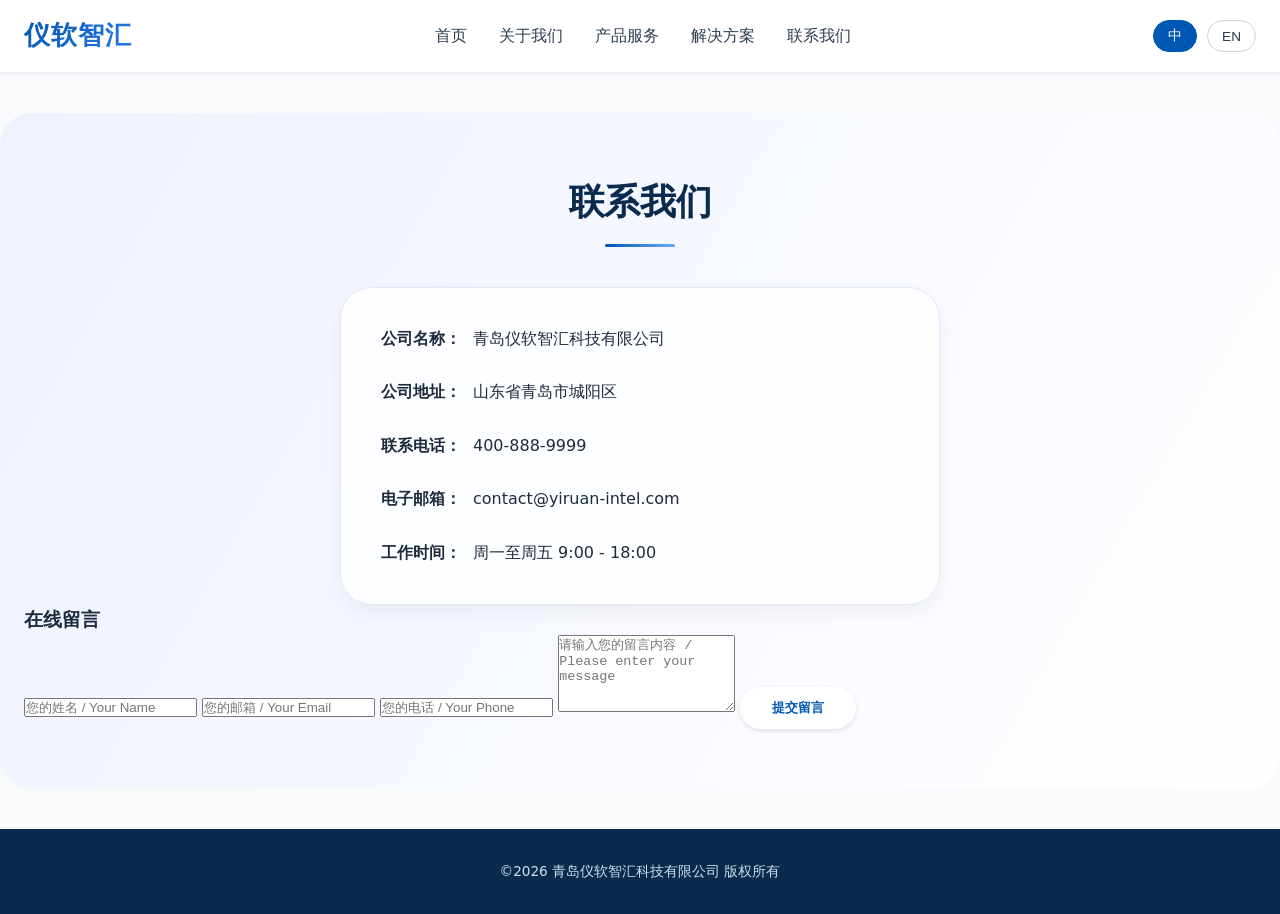
<file: contact.html>
<!DOCTYPE html>
<html lang="zh-CN">
<head>
    <meta charset="UTF-8">
    <meta name="viewport" content="width=device-width, initial-scale=1.0">
    <title>联系我们 - 青岛仪软智汇</title>
    <link rel="stylesheet" href="css/style.css">
</head>
<body>

<!-- 导航 -->
<header class="header">
    <div class="container">
        <div class="navbar">
            <div class="logo" data-zh="仪软智汇" data-en="Yiruan Intelligence">仪软智汇</div>
            <ul class="nav-menu">
                <li><a href="index.html" data-zh="首页" data-en="Home">首页</a></li>
                <li><a href="about.html" data-zh="关于我们" data-en="About">关于我们</a></li>
                <li><a href="products.html" data-zh="产品服务" data-en="Products">产品服务</a></li>
                <li><a href="solutions.html" data-zh="解决方案" data-en="Solutions">解决方案</a></li>
                <li><a href="contact.html" data-zh="联系我们" data-en="Contact">联系我们</a></li>
            </ul>
            <div class="lang-switch">
                <button data-lang="zh">中</button>
                <button data-lang="en">EN</button>
            </div>
        </div>
    </div>
</header>

<!-- 页面内容 -->
<section class="section contact">
    <div class="container">
        <h2 class="title" data-zh="联系我们" data-en="Contact Us">联系我们</h2>
        <div class="contact-content">
            <div class="contact-info">
                <p><strong data-zh="公司名称：" data-en="Company: "></strong><span data-zh="青岛仪软智汇科技有限公司" data-en="Qingdao Yiruan Intelligence Technology Co., Ltd.">青岛仪软智汇科技有限公司</span></p>
                <p><strong data-zh="公司地址：" data-en="Address: "></strong><span data-zh="山东省青岛市城阳区" data-en="Chengyang District, Qingdao, Shandong Province">山东省青岛市城阳区</span></p>
                <p><strong data-zh="联系电话：" data-en="Phone: "></strong><span data-zh="400-888-9999" data-en="400-888-9999">400-888-9999</span></p>
                <p><strong data-zh="电子邮箱：" data-en="Email: "></strong><span data-zh="contact@yiruan-intel.com" data-en="contact@yiruan-intel.com">contact@yiruan-intel.com</span></p>
                <p><strong data-zh="工作时间：" data-en="Working Hours: "></strong><span data-zh="周一至周五 9:00 - 18:00" data-en="Monday to Friday 9:00 - 18:00">周一至周五 9:00 - 18:00</span></p>
            </div>
            <div class="contact-form">
                <h3 data-zh="在线留言" data-en="Leave a Message">在线留言</h3>
                <form>
                    <input type="text" placeholder="您的姓名 / Your Name" required>
                    <input type="email" placeholder="您的邮箱 / Your Email" required>
                    <input type="tel" placeholder="您的电话 / Your Phone">
                    <textarea placeholder="请输入您的留言内容 / Please enter your message" rows="5" required></textarea>
                    <button type="submit" class="btn" data-zh="提交留言" data-en="Submit">提交留言</button>
                </form>
            </div>
        </div>
    </div>
</section>

<!-- 页脚 -->
<footer class="footer">
    <div class="container">
        <p data-zh="©2026 青岛仪软智汇科技有限公司 版权所有" data-en="©2026 Qingdao Yiruan Intelligence Technology Co., Ltd. All Rights Reserved">©2026 青岛仪软智汇科技有限公司 版权所有</p>
    </div>
</footer>

<script src="js/main.js"></script>
</body>
</html>
</file>
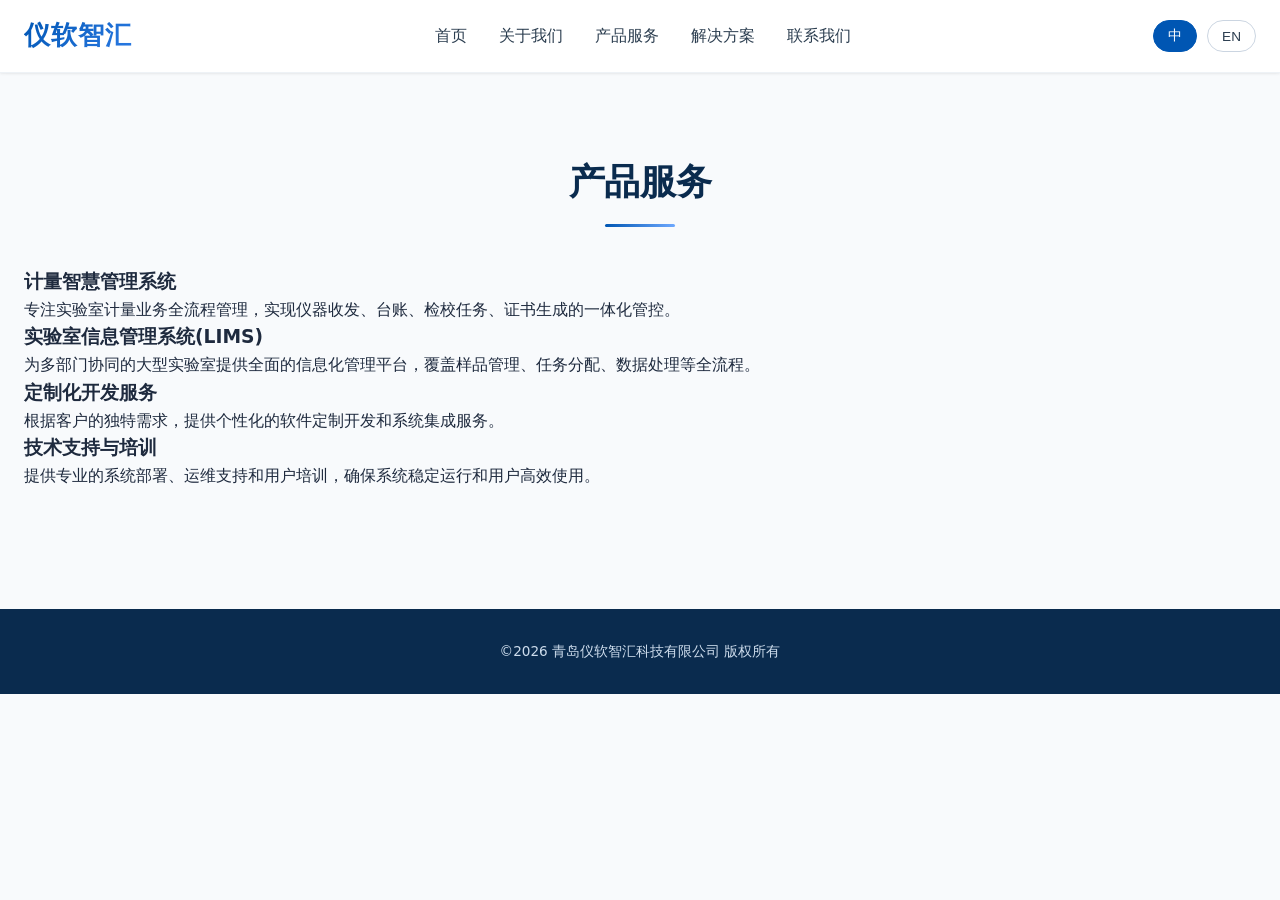
<file: products.html>
<!DOCTYPE html>
<html lang="zh-CN">
<head>
    <meta charset="UTF-8">
    <meta name="viewport" content="width=device-width, initial-scale=1.0">
    <title>产品服务 - 青岛仪软智汇</title>
    <link rel="stylesheet" href="css/style.css">
</head>
<body>

<!-- 导航 -->
<header class="header">
    <div class="container">
        <div class="navbar">
            <div class="logo" data-zh="仪软智汇" data-en="Yiruan Intelligence">仪软智汇</div>
            <ul class="nav-menu">
                <li><a href="index.html" data-zh="首页" data-en="Home">首页</a></li>
                <li><a href="about.html" data-zh="关于我们" data-en="About">关于我们</a></li>
                <li><a href="products.html" data-zh="产品服务" data-en="Products">产品服务</a></li>
                <li><a href="solutions.html" data-zh="解决方案" data-en="Solutions">解决方案</a></li>
                <li><a href="contact.html" data-zh="联系我们" data-en="Contact">联系我们</a></li>
            </ul>
            <div class="lang-switch">
                <button data-lang="zh">中</button>
                <button data-lang="en">EN</button>
            </div>
        </div>
    </div>
</header>

<!-- 页面内容 -->
<section class="section products">
    <div class="container">
        <h2 class="title" data-zh="产品服务" data-en="Products & Services">产品服务</h2>
        <div class="product-grid">
            <div class="product-card">
                <h3 data-zh="计量智慧管理系统" data-en="Intelligent Measurement Management System">计量智慧管理系统</h3>
                <p data-zh="专注实验室计量业务全流程管理，实现仪器收发、台账、检校任务、证书生成的一体化管控。" 
                   data-en="Focus on full-process management of laboratory measurement business, integrating instrument management, task scheduling, and certificate generation.">
                </p>
            </div>
            <div class="product-card">
                <h3 data-zh="实验室信息管理系统(LIMS)" data-en="Laboratory Information Management System (LIMS)">实验室信息管理系统(LIMS)</h3>
                <p data-zh="为多部门协同的大型实验室提供全面的信息化管理平台，覆盖样品管理、任务分配、数据处理等全流程。" 
                   data-en="Provide a comprehensive informatization platform for large multi-department laboratories, covering sample management, task allocation, and data processing.">
                </p>
            </div>
            <div class="product-card">
                <h3 data-zh="定制化开发服务" data-en="Custom Development Services">定制化开发服务</h3>
                <p data-zh="根据客户的独特需求，提供个性化的软件定制开发和系统集成服务。" 
                   data-en="Provide personalized software customization and system integration services based on unique customer needs.">
                </p>
            </div>
            <div class="product-card">
                <h3 data-zh="技术支持与培训" data-en="Technical Support & Training">技术支持与培训</h3>
                <p data-zh="提供专业的系统部署、运维支持和用户培训，确保系统稳定运行和用户高效使用。" 
                   data-en="Provide professional system deployment, operation support, and user training to ensure stable system operation and efficient user experience.">
                </p>
            </div>
        </div>
    </div>
</section>

<!-- 页脚 -->
<footer class="footer">
    <div class="container">
        <p data-zh="©2026 青岛仪软智汇科技有限公司 版权所有" data-en="©2026 Qingdao Yiruan Intelligence Technology Co., Ltd. All Rights Reserved">©2026 青岛仪软智汇科技有限公司 版权所有</p>
    </div>
</footer>

<script src="js/main.js"></script>
</body>
</html>
</file>
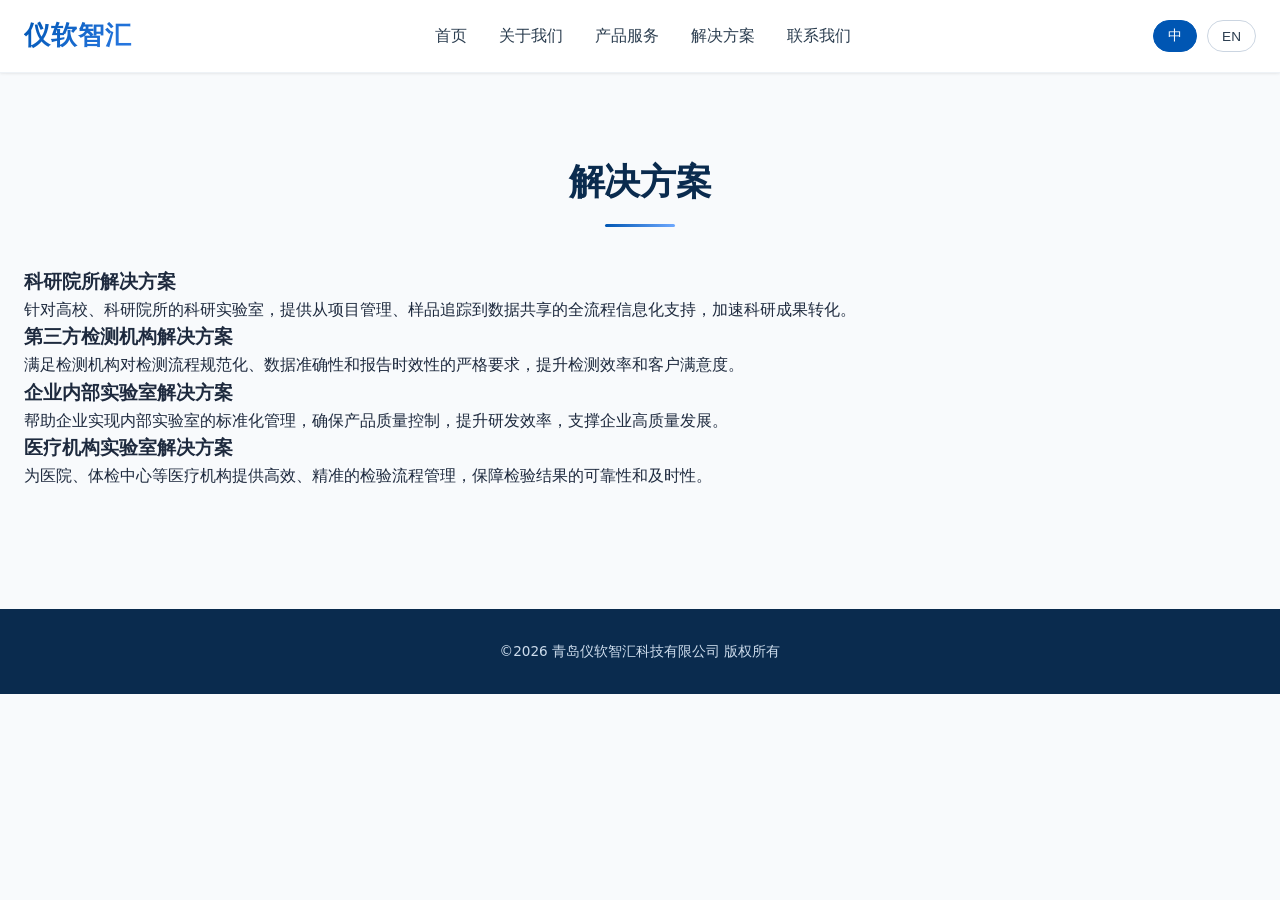
<file: solutions.html>
<!DOCTYPE html>
<html lang="zh-CN">
<head>
    <meta charset="UTF-8">
    <meta name="viewport" content="width=device-width, initial-scale=1.0">
    <title>解决方案 - 青岛仪软智汇</title>
    <link rel="stylesheet" href="css/style.css">
</head>
<body>

<!-- 导航 -->
<header class="header">
    <div class="container">
        <div class="navbar">
            <div class="logo" data-zh="仪软智汇" data-en="Yiruan Intelligence">仪软智汇</div>
            <ul class="nav-menu">
                <li><a href="index.html" data-zh="首页" data-en="Home">首页</a></li>
                <li><a href="about.html" data-zh="关于我们" data-en="About">关于我们</a></li>
                <li><a href="products.html" data-zh="产品服务" data-en="Products">产品服务</a></li>
                <li><a href="solutions.html" data-zh="解决方案" data-en="Solutions">解决方案</a></li>
                <li><a href="contact.html" data-zh="联系我们" data-en="Contact">联系我们</a></li>
            </ul>
            <div class="lang-switch">
                <button data-lang="zh">中</button>
                <button data-lang="en">EN</button>
            </div>
        </div>
    </div>
</header>

<!-- 页面内容 -->
<section class="section solutions">
    <div class="container">
        <h2 class="title" data-zh="解决方案" data-en="Solutions">解决方案</h2>
        <div class="solution-grid">
            <div class="solution-card">
                <h3 data-zh="科研院所解决方案" data-en="Solutions for Research Institutes">科研院所解决方案</h3>
                <p data-zh="针对高校、科研院所的科研实验室，提供从项目管理、样品追踪到数据共享的全流程信息化支持，加速科研成果转化。" 
                   data-en="For research laboratories in universities and institutes, provide full-process informatization support from project management, sample tracking to data sharing, accelerating the transformation of research results.">
                </p>
            </div>
            <div class="solution-card">
                <h3 data-zh="第三方检测机构解决方案" data-en="Solutions for Third-Party Testing Institutions">第三方检测机构解决方案</h3>
                <p data-zh="满足检测机构对检测流程规范化、数据准确性和报告时效性的严格要求，提升检测效率和客户满意度。" 
                   data-en="Meet the strict requirements of testing institutions for standardized processes, data accuracy, and report timeliness, improving testing efficiency and customer satisfaction.">
                </p>
            </div>
            <div class="solution-card">
                <h3 data-zh="企业内部实验室解决方案" data-en="Solutions for In-house Labs">企业内部实验室解决方案</h3>
                <p data-zh="帮助企业实现内部实验室的标准化管理，确保产品质量控制，提升研发效率，支撑企业高质量发展。" 
                   data-en="Help enterprises achieve standardized management of internal laboratories, ensure product quality control, improve R&D efficiency, and support high-quality development.">
                </p>
            </div>
            <div class="solution-card">
                <h3 data-zh="医疗机构实验室解决方案" data-en="Solutions for Medical Laboratories">医疗机构实验室解决方案</h3>
                <p data-zh="为医院、体检中心等医疗机构提供高效、精准的检验流程管理，保障检验结果的可靠性和及时性。" 
                   data-en="Provide efficient and accurate test process management for medical institutions such as hospitals and clinics, ensuring the reliability and timeliness of test results.">
                </p>
            </div>
        </div>
    </div>
</section>

<!-- 页脚 -->
<footer class="footer">
    <div class="container">
        <p data-zh="©2026 青岛仪软智汇科技有限公司 版权所有" data-en="©2026 Qingdao Yiruan Intelligence Technology Co., Ltd. All Rights Reserved">©2026 青岛仪软智汇科技有限公司 版权所有</p>
    </div>
</footer>

<script src="js/main.js"></script>
</body>
</html>
</file>
<file: css/style.css>
/* ========== 全局样式重置与基础设置 ========== */
* {
    margin: 0;
    padding: 0;
    box-sizing: border-box;
}

body {
    font-family: "Microsoft YaHei", "Roboto", "Segoe UI", system-ui, -apple-system, sans-serif;
    color: #1e2a3e;
    line-height: 1.6;
    background-color: #f8fafc;
}

.container {
    width: 100%;
    max-width: 1280px;
    margin: 0 auto;
    padding: 0 24px;
}

/* ========== 导航栏样式 ========== */
.header {
    background-color: rgba(255, 255, 255, 0.98);
    backdrop-filter: blur(8px);
    box-shadow: 0 1px 3px rgba(0, 0, 0, 0.05), 0 1px 2px rgba(0, 0, 0, 0.03);
    position: sticky;
    top: 0;
    z-index: 1000;
    border-bottom: 1px solid #eef2f6;
}

.navbar {
    display: flex;
    justify-content: space-between;
    align-items: center;
    height: 72px;
}

.logo {
    font-size: 26px;
    font-weight: 700;
    background: linear-gradient(135deg, #0056b3 0%, #2c7be5 100%);
    background-clip: text;
    -webkit-background-clip: text;
    color: transparent;
    letter-spacing: 1px;
}

.nav-menu {
    display: flex;
    list-style: none;
    gap: 32px;
}

.nav-menu a {
    text-decoration: none;
    color: #2c3e50;
    font-weight: 500;
    transition: color 0.2s ease;
    font-size: 1rem;
    position: relative;
}

.nav-menu a:hover {
    color: #0056b3;
}

.nav-menu a::after {
    content: '';
    position: absolute;
    bottom: -4px;
    left: 0;
    width: 0;
    height: 2px;
    background: #0056b3;
    transition: width 0.3s ease;
}

.nav-menu a:hover::after {
    width: 100%;
}

.lang-switch {
    display: flex;
    gap: 10px;
}

.lang-switch button {
    padding: 6px 14px;
    border: 1px solid #cbd5e1;
    background-color: #fff;
    color: #2c3e50;
    border-radius: 30px;
    cursor: pointer;
    transition: all 0.2s ease;
    font-weight: 500;
    font-size: 0.85rem;
}

.lang-switch button.active,
.lang-switch button:hover {
    background-color: #0056b3;
    border-color: #0056b3;
    color: #fff;
}

/* ========== 横幅 Banner ========== */
.banner {
    background: linear-gradient(105deg, #0a2b4e 0%, #1a4a7a 50%, #2c7be5 100%);
    color: #fff;
    padding: 100px 0 90px;
    position: relative;
    overflow: hidden;
}

.banner::before {
    content: '';
    position: absolute;
    top: -30%;
    right: -20%;
    width: 500px;
    height: 500px;
    background: rgba(255, 255, 255, 0.05);
    border-radius: 50%;
    pointer-events: none;
}

.banner .container {
    display: flex;
    align-items: center;
    justify-content: space-between;
    gap: 40px;
}

.banner-content {
    flex: 1;
}

.banner-content h1 {
    font-size: 48px;
    margin-bottom: 20px;
    line-height: 1.25;
    font-weight: 700;
    letter-spacing: -0.5px;
}

.banner-content p {
    font-size: 18px;
    margin-bottom: 32px;
    opacity: 0.92;
    line-height: 1.5;
    max-width: 500px;
}

.banner-image {
    flex: 1;
    text-align: center;
}

.banner-image img {
    max-width: 100%;
    height: auto;
    border-radius: 16px;
    box-shadow: 0 20px 35px -10px rgba(0, 0, 0, 0.25);
}

.btn {
    display: inline-block;
    padding: 12px 32px;
    background-color: #fff;
    color: #0056b3;
    border-radius: 40px;
    text-decoration: none;
    font-weight: 600;
    transition: all 0.25s ease;
    border: none;
    cursor: pointer;
    box-shadow: 0 2px 5px rgba(0, 0, 0, 0.1);
}

.btn:hover {
    background-color: #f0f7ff;
    transform: translateY(-2px);
    box-shadow: 0 8px 20px rgba(0, 86, 179, 0.2);
}

/* ========== 通用区块样式 ========== */
.section {
    padding: 80px 0;
}

.section.bg-white {
    background-color: #ffffff;
}

.section.bg-light {
    background-color: #f8fafc;
}

.title {
    text-align: center;
    font-size: 36px;
    margin-bottom: 56px;
    color: #0a2b4e;
    font-weight: 700;
    position: relative;
    letter-spacing: -0.3px;
}

.title::after {
    content: '';
    position: absolute;
    bottom: -16px;
    left: 50%;
    transform: translateX(-50%);
    width: 70px;
    height: 3px;
    background: linear-gradient(90deg, #0056b3, #6ea8fe);
    border-radius: 2px;
}

/* 产品概述部分 (内容盒子) */
.content-box {
    max-width: 1100px;
    margin: 0 auto;
}

.text {
    font-size: 1.1rem;
    line-height: 1.7;
    color: #2d3e50;
    margin-bottom: 48px;
    text-align: center;
    background: #f8fafc;
    padding: 28px 32px;
    border-radius: 24px;
    border-left: 4px solid #0056b3;
}

.features-grid {
    display: grid;
    grid-template-columns: repeat(auto-fit, minmax(280px, 1fr));
    gap: 30px;
    margin-top: 20px;
}

.card {
    background: #fff;
    padding: 28px 24px;
    border-radius: 20px;
    box-shadow: 0 4px 12px rgba(0, 0, 0, 0.04);
    transition: all 0.25s ease;
    border: 1px solid #eef2f6;
    text-align: center;
}

.card:hover {
    transform: translateY(-4px);
    box-shadow: 0 12px 24px -12px rgba(0, 86, 179, 0.15);
    border-color: #cbdffc;
}

.card h3 {
    font-size: 1.35rem;
    margin-bottom: 16px;
    color: #0056b3;
    font-weight: 600;
}

/* 与LIMS对比区域 */
.compare-box {
    display: grid;
    grid-template-columns: repeat(auto-fit, minmax(280px, 1fr));
    gap: 30px;
    max-width: 1000px;
    margin: 0 auto;
}

.item {
    background: #fff;
    padding: 28px 24px;
    border-radius: 20px;
    text-align: center;
    box-shadow: 0 4px 12px rgba(0, 0, 0, 0.03);
    border: 1px solid #eef2f6;
}

.item h3 {
    font-size: 1.3rem;
    margin-bottom: 16px;
    color: #1e2a3e;
    font-weight: 600;
}

.item p {
    color: #4b5565;
    font-size: 0.95rem;
}

/* 核心价值区域 */
.value-list {
    display: grid;
    grid-template-columns: repeat(auto-fit, minmax(260px, 1fr));
    gap: 32px;
}

.value-item {
    background: #fff;
    padding: 32px 24px;
    border-radius: 24px;
    text-align: center;
    transition: transform 0.25s ease, box-shadow 0.25s ease;
    box-shadow: 0 4px 10px rgba(0, 0, 0, 0.03);
    border: 1px solid #eef2f6;
}

.value-item:hover {
    transform: translateY(-6px);
    box-shadow: 0 20px 30px -12px rgba(0, 86, 179, 0.12);
    border-color: #d9e6ff;
}

.value-item h3 {
    font-size: 1.4rem;
    color: #0056b3;
    margin-bottom: 18px;
    font-weight: 600;
}

.value-item p {
    color: #4a5568;
    line-height: 1.5;
}

/* 功能介绍网格 */
.func-grid {
    display: grid;
    grid-template-columns: repeat(auto-fit, minmax(320px, 1fr));
    gap: 28px;
}

.func-card {
    background: #fff;
    padding: 28px;
    border-radius: 20px;
    transition: all 0.25s;
    box-shadow: 0 2px 8px rgba(0, 0, 0, 0.04);
    border: 1px solid #edf2f7;
}

.func-card:hover {
    transform: translateY(-3px);
    box-shadow: 0 12px 20px -12px rgba(0, 0, 0, 0.1);
    border-color: #cbdffc;
}

.func-card h3 {
    font-size: 1.3rem;
    margin-bottom: 16px;
    color: #0056b3;
    font-weight: 600;
}

.func-card p {
    color: #4a5568;
    line-height: 1.5;
}

/* 产品优势列表 (原 adv-list) */
.adv-list {
    max-width: 800px;
    margin: 0 auto;
    display: flex;
    flex-direction: column;
    gap: 18px;
}

.adv-item {
    background: #f8fafc;
    padding: 18px 28px;
    border-radius: 60px;
    font-size: 1.05rem;
    font-weight: 500;
    color: #1e2a3e;
    border-left: 4px solid #0056b3;
    transition: all 0.2s;
}

.adv-item:hover {
    background: #eef2ff;
    transform: translateX(6px);
}

/* 联系我们区域 */
.contact {
    background: linear-gradient(120deg, #eef2ff 0%, #ffffff 100%);
    border-radius: 32px;
    margin: 40px 0;
    padding: 60px 0;
}

.contact-info {
    max-width: 600px;
    margin: 0 auto;
    background: #ffffffcc;
    backdrop-filter: blur(4px);
    padding: 32px 40px;
    border-radius: 32px;
    box-shadow: 0 8px 20px rgba(0, 0, 0, 0.05);
    border: 1px solid #e0e9f5;
}

.contact-info p {
    margin-bottom: 16px;
    font-size: 1rem;
    display: flex;
    align-items: center;
    gap: 12px;
    padding: 6px 0;
}

.contact-info p:last-child {
    margin-bottom: 0;
}

/* 页脚 */
.footer {
    background-color: #0a2b4e;
    color: #cddcec;
    text-align: center;
    padding: 32px 0;
    margin-top: 40px;
    font-size: 0.85rem;
}

/* ========== 响应式设计 ========== */
@media (max-width: 992px) {
    .banner-content h1 {
        font-size: 38px;
    }
    .title {
        font-size: 30px;
    }
    .section {
        padding: 60px 0;
    }
}

@media (max-width: 768px) {
    .container {
        padding: 0 20px;
    }
    
    .navbar {
        flex-wrap: wrap;
        height: auto;
        padding: 12px 0;
    }
    
    .nav-menu {
        display: none; /* 如需移动端菜单，请替换为汉堡菜单交互 */
        width: 100%;
        flex-direction: column;
        gap: 16px;
        margin-top: 16px;
        text-align: center;
    }
    
    .lang-switch {
        margin-left: auto;
    }
    
    .banner {
        padding: 60px 0;
    }
    
    .banner .container {
        flex-direction: column;
        text-align: center;
    }
    
    .banner-content {
        padding-right: 0;
        margin-bottom: 30px;
    }
    
    .banner-content p {
        margin-left: auto;
        margin-right: auto;
    }
    
    .banner-image {
        text-align: center;
    }
    
    .features-grid,
    .compare-box,
    .value-list,
    .func-grid {
        grid-template-columns: 1fr;
        gap: 24px;
    }
    
    .title {
        font-size: 28px;
        margin-bottom: 40px;
    }
    
    .text {
        padding: 20px;
        font-size: 1rem;
    }
    
    .adv-item {
        border-radius: 20px;
        padding: 14px 20px;
    }
    
    .contact-info {
        padding: 24px 20px;
        margin: 0 16px;
    }
}

@media (max-width: 480px) {
    .banner-content h1 {
        font-size: 30px;
    }
    
    .btn {
        padding: 10px 24px;
    }
    
    .section {
        padding: 48px 0;
    }
}
</file>
